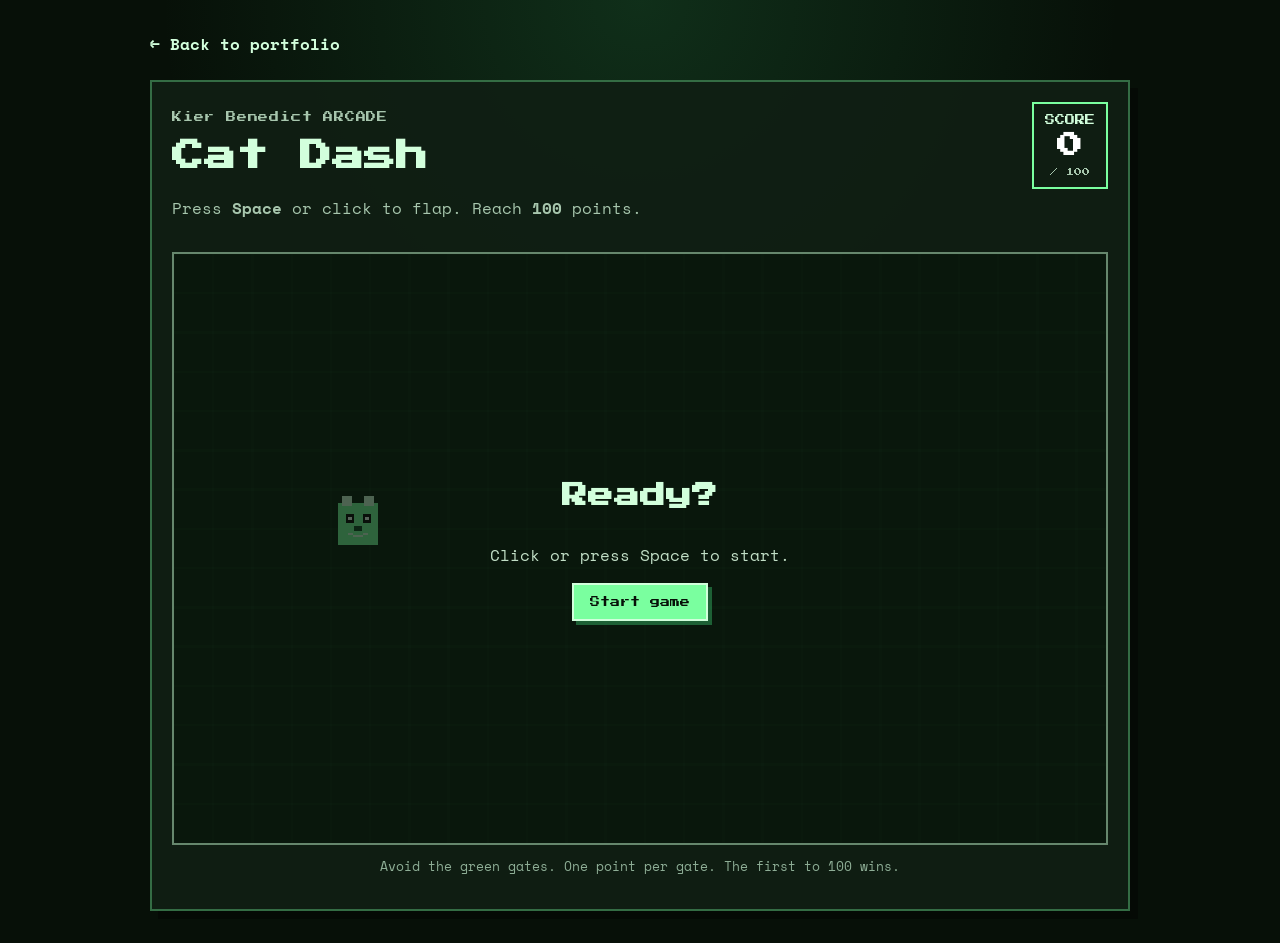
<file: game.html>
<!DOCTYPE html>
<html lang="en">
<head>
  <meta charset="UTF-8">
  <meta name="viewport" content="width=device-width, initial-scale=1.0, maximum-scale=1.0, user-scalable=no, viewport-fit=cover">
  <link rel="icon" href="assets/img/favicon.svg" type="image/svg+xml">
  <link rel="stylesheet" href="assets/css/game.css">
  <title>Cat Dash | Kier Benedict</title>
</head>
<body>
  <main class="game-shell">
    <a class="back-link" href="index.html">← Back to portfolio</a>
    <section class="game-card">
      <div class="game-heading">
        <div>
          <p class="eyebrow">Kier Benedict ARCADE</p>
          <h1>Cat Dash</h1>
          <p>Press <strong>Space</strong> or click to flap. Reach <strong>100</strong> points.</p>
        </div>
        <div class="score-box">SCORE <strong id="score">0</strong><span>/ 100</span></div>
      </div>
      <div class="game-stage">
        <canvas id="game-canvas" width="760" height="480" aria-label="Cat Dash game"></canvas>
        <div class="game-overlay" id="game-overlay">
          <h2 id="overlay-title">Ready?</h2>
          <p id="overlay-message">Click or press Space to start.</p>
          <button id="game-action" type="button">Start game</button>
        </div>
      </div>
      <p class="game-hint">Avoid the green gates. One point per gate. The first to 100 wins.</p>
    </section>
  </main>
  <script src="assets/js/game.js"></script>
</body>
</html>
</file>
<file: assets/css/game.css>
@import url("https://fonts.googleapis.com/css2?family=Press+Start+2P&family=Space+Mono:wght@400;700&display=swap");

:root{color-scheme:dark;--green:#7aff9f;--light:#d2ffdc;--dark:#071008;--panel:rgba(16,31,19,.9)}
*{box-sizing:border-box}
body{margin:0;min-height:100vh;background:radial-gradient(circle at 50% 0%,rgba(47,157,88,.22),transparent 42%),#071008;color:var(--light);font-family:"Space Mono",monospace}
.game-shell{width:min(100% - 2rem,980px);margin:auto;padding:2rem 0}
.back-link{color:var(--light);text-decoration:none;font-weight:700}
.game-card{margin-top:1.5rem;padding:1.25rem;border:2px solid rgba(122,255,160,.35);background:var(--panel);box-shadow:8px 8px 0 rgba(0,0,0,.35)}
.game-heading{display:flex;justify-content:space-between;align-items:flex-start;gap:1rem;margin-bottom:1rem}
.eyebrow{color:var(--green);font:10px "Press Start 2P",monospace;letter-spacing:.08em}
h1,h2{font-family:"Press Start 2P",monospace;line-height:1.5}
h1{font-size:clamp(1.3rem,4vw,2rem);margin:.6rem 0}
.game-heading p{color:#a7c6ad}
.score-box{border:2px solid var(--green);padding:.7rem;text-align:center;font:10px "Press Start 2P",monospace;white-space:nowrap}
.score-box strong{display:block;color:#fff;font-size:1.6rem;margin:.45rem 0}
.score-box span{font-size:8px;color:#a7c6ad}
.game-stage{position:relative;overflow:hidden;border:2px solid rgba(210,255,220,.45);background:#0d2413}
#game-canvas{display:block;width:100%;height:auto;image-rendering:pixelated}
.game-overlay{position:absolute;inset:0;display:grid;place-content:center;justify-items:center;text-align:center;background:rgba(7,16,8,.65);padding:1rem}
.game-overlay.hidden{display:none}
.game-overlay h2{font-size:clamp(1rem,3vw,1.6rem);margin:0 0 .75rem}
.game-overlay p{max-width:420px;color:#c1dec6}
button{border:2px solid var(--light);background:var(--green);color:#071008;padding:.75rem 1rem;font:10px "Press Start 2P",monospace;cursor:pointer;box-shadow:4px 4px 0 rgba(47,157,88,.55)}
button:hover{transform:translate(-1px,-1px)}
.game-hint{color:#8eae96;font-size:.8rem;text-align:center}
@media(max-width:600px){.game-heading{flex-direction:column}.score-box{align-self:flex-start}}
</file>
